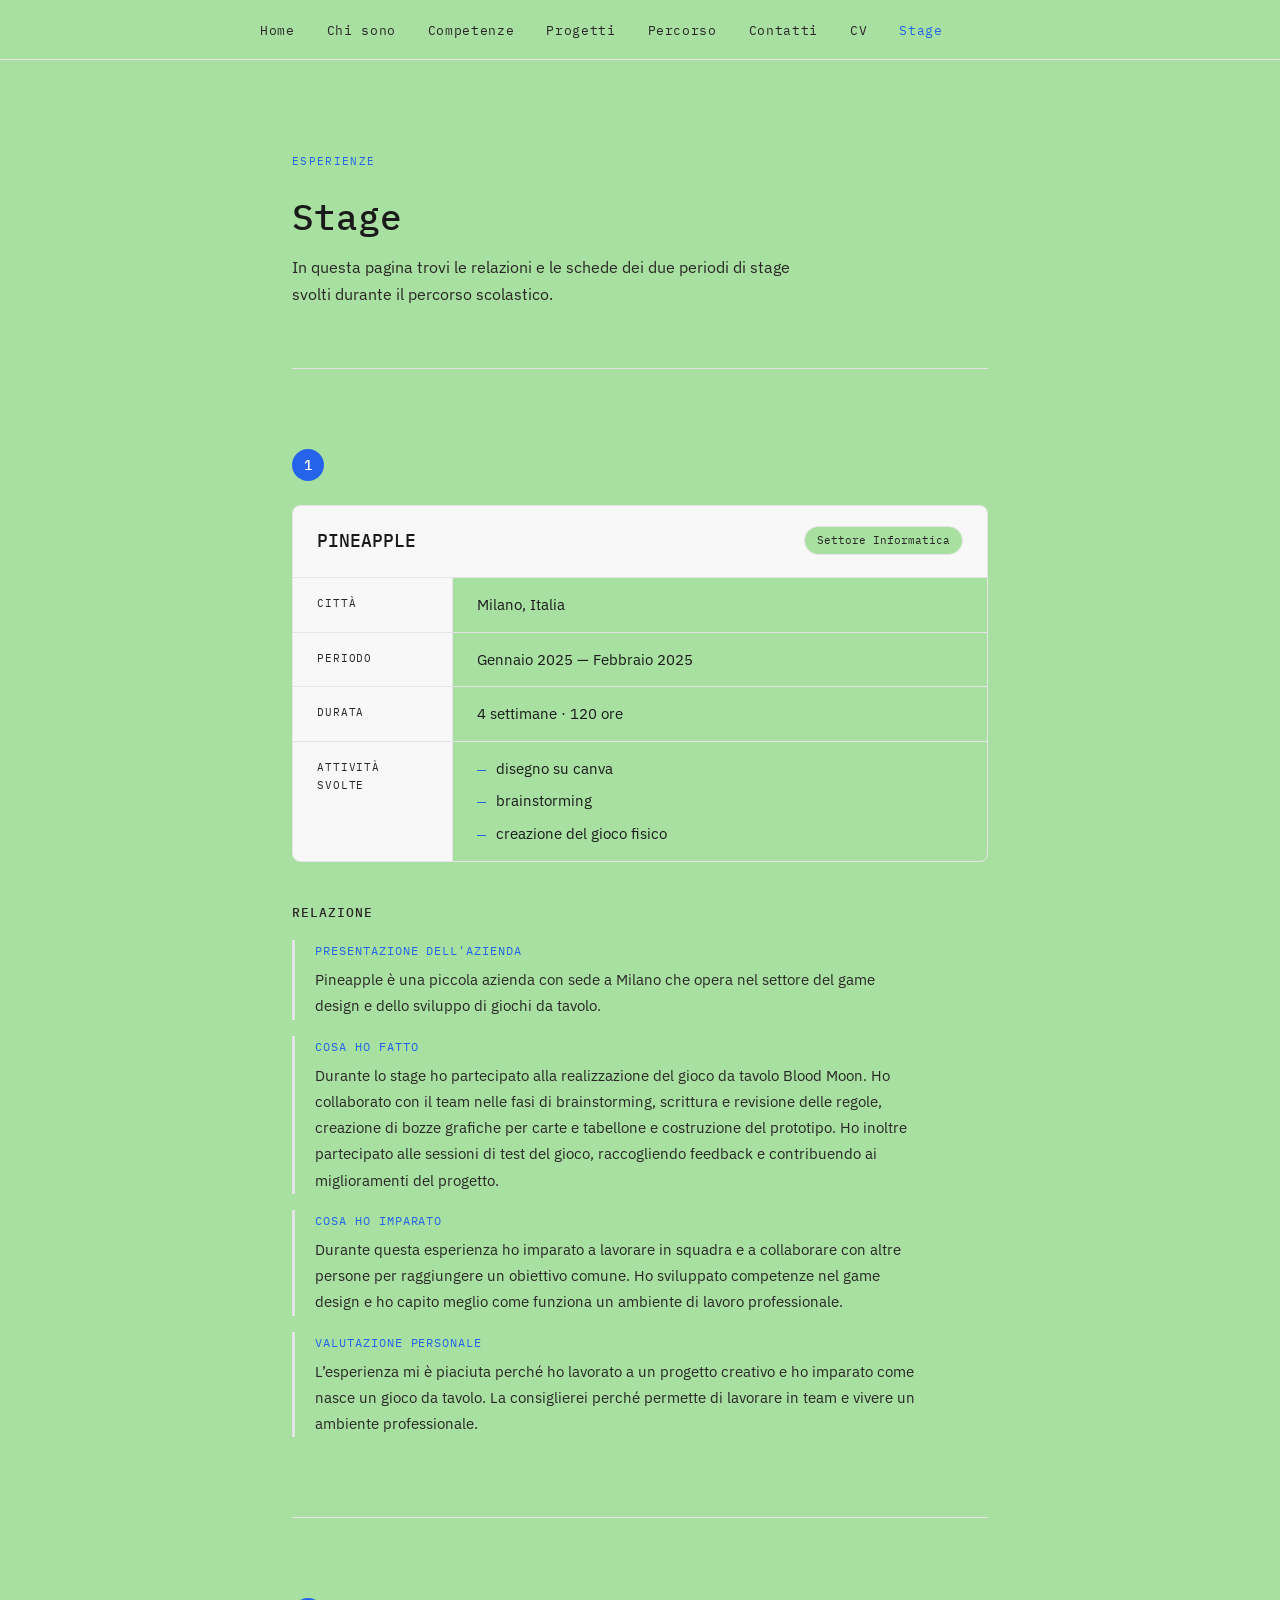
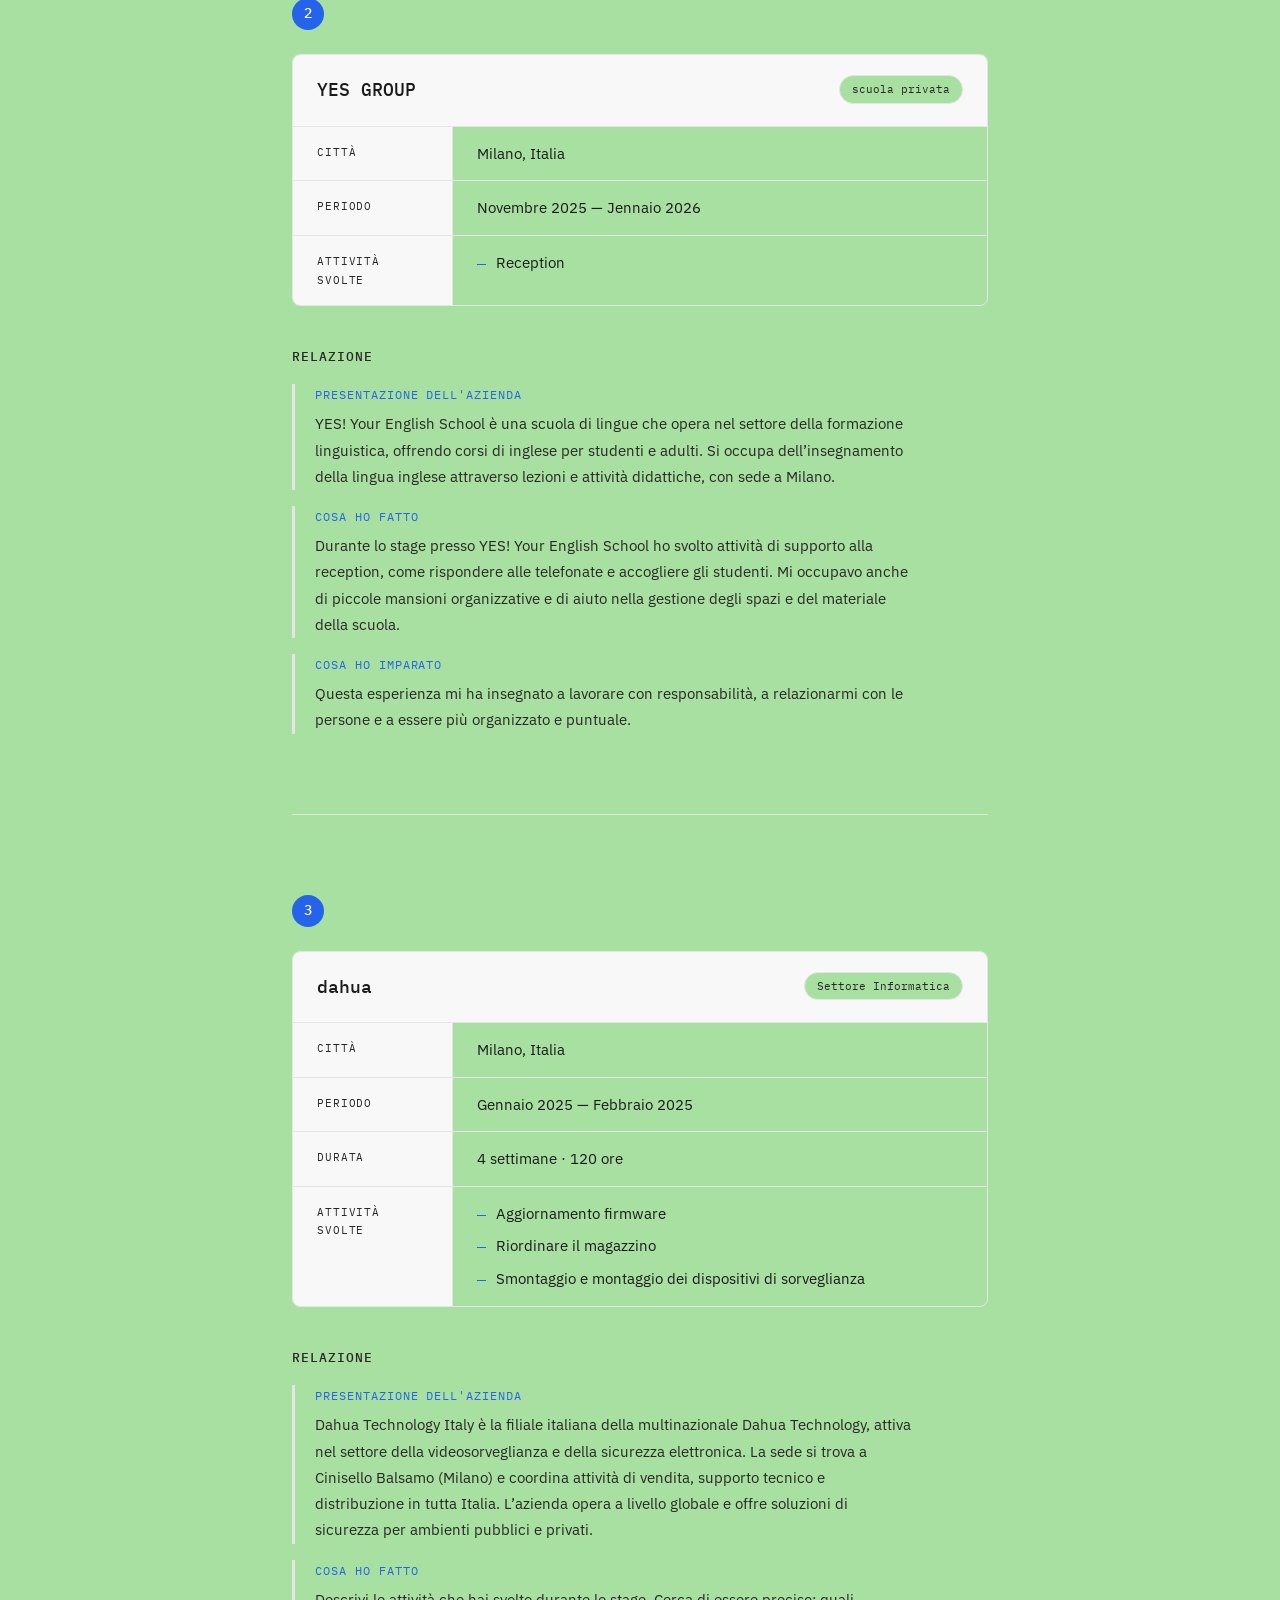
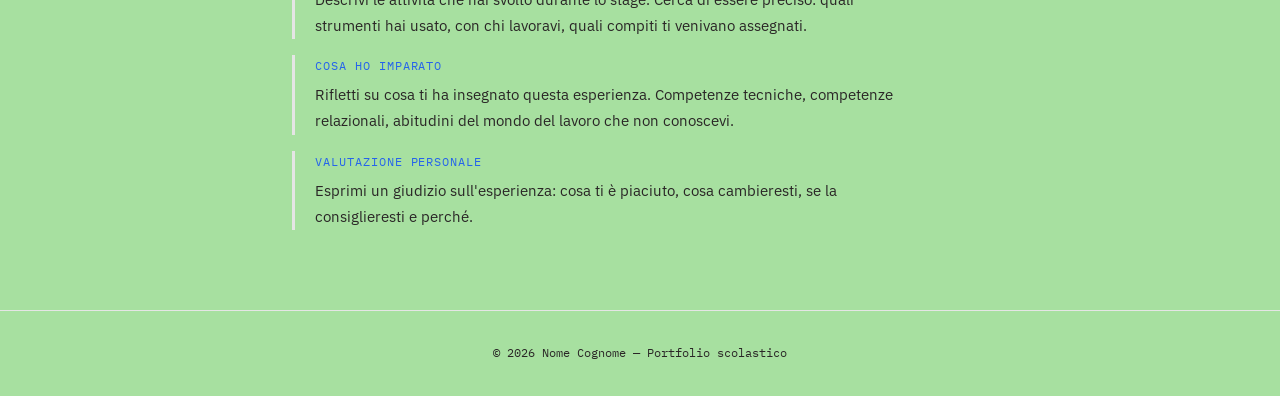
<file: stage.html>
<!DOCTYPE html>
<html lang="it">
<head>
  <meta charset="UTF-8" />
  <meta name="viewport" content="width=device-width, initial-scale=1.0"/>

  <!-- ✏️ MODIFICA: cambia il titolo con il tuo nome -->
  <title>JAMIL HOWLADER — Stage</title>

  <link rel="preconnect" href="https://fonts.googleapis.com">
  <link href="https://fonts.googleapis.com/css2?family=IBM+Plex+Sans:wght@300;400;500&family=IBM+Plex+Mono:wght@400;500&display=swap" rel="stylesheet">
  <link rel="stylesheet" href="style.css">
</head>

<body class="pagina-stage">

  <!-- NAVIGAZIONE -->
  <nav>
    <ul>
      <!-- ✏️ MODIFICA: stessi link del tuo portfolio -->
      <li><a href="./index.html">Home</a></li>
      <li><a href="index.html#chi-sono">Chi sono</a></li>
      <li><a href="./index.html#competenze">Competenze</a></li>
      <li><a href="./index.html#progetti">Progetti</a></li>
      <li><a href="./index.html#percorso">Percorso</a></li>
      <li><a href="./index.html#contatti">Contatti</a></li>
      <li><a href="./index.html#cv">CV</a></li>
      <li><a href="./stage.html" class="attivo">Stage</a></li>
    </ul>
  </nav>

  <main>

    <!-- INTESTAZIONE -->
    <section id="intro">
      <p class="etichetta">Esperienze</p>
      <h1>Stage</h1>
      <p>
        In questa pagina trovi le relazioni e le schede dei due periodi
        di stage svolti durante il percorso scolastico.
      </p>
    </section>


    <!-- ==========================================
         STAGE 1
         ========================================== -->
    <section id="stage-1">

      <div class="numero-stage">1</div>

      <!-- SCHEDA AZIENDA -->
      <div class="scheda-azienda">

        <div class="scheda-header">
          <!-- ✏️ MODIFICA: nome azienda e settore -->
          <h2>PINEAPPLE</h2>
          <span class="settore-badge">Settore Informatica </span>
        </div>

        <div class="scheda-corpo">

          <div class="scheda-riga">
            <span class="scheda-label">Città</span>
            <!-- ✏️ MODIFICA -->
            <span class="scheda-valore">Milano, Italia</span>
          </div>

          <div class="scheda-riga">
            <span class="scheda-label">Periodo</span>
            <!-- ✏️ MODIFICA: quando hai fatto lo stage -->
            <span class="scheda-valore">Gennaio 2025 — Febbraio 2025</span>
          </div>

          <div class="scheda-riga">
            <span class="scheda-label">Durata</span>
            <!-- ✏️ MODIFICA -->
            <span class="scheda-valore">4 settimane · 120 ore</span>
          </div>

          <div class="scheda-riga">
            <span class="scheda-label">Attività svolte</span>
            <!-- ✏️ MODIFICA: aggiungi / rimuovi voci -->
            <ul class="attivita-lista">
              <li>disegno su canva </li>
              <li>brainstorming </li>
              <li>creazione del gioco fisico </li>
           
            </ul>
          </div>

        </div>
      </div>

      <!-- RELAZIONE -->
      <div class="relazione-contenitore">
        <h3>Relazione</h3>

        <div class="relazione-testo">

          <!-- ✏️ Ogni blocco è un paragrafo della relazione.
               Puoi cambiare i titoli e scrivere il tuo testo dentro i tag <p>.
               Puoi aggiungere altri paragrafi copiando il blocco sotto. -->

          <div class="relazione-paragrafo">
            <p class="para-titolo">Presentazione dell'azienda</p>
            <p>
              Pineapple è una piccola azienda con sede a Milano che opera nel settore 
              del game design e dello sviluppo di giochi da tavolo. 
            </p>
          </div>

          <div class="relazione-paragrafo">
            <p class="para-titolo">Cosa ho fatto</p>
            <p>
              Durante lo stage ho partecipato alla realizzazione del gioco da tavolo Blood Moon. 
              Ho collaborato con il team nelle fasi di brainstorming, scrittura e revisione delle regole, 
              creazione di bozze grafiche per carte e tabellone e costruzione del prototipo. Ho inoltre partecipato
               alle sessioni di test del gioco, raccogliendo feedback e contribuendo ai miglioramenti del progetto.

            </p>
          </div>

          <div class="relazione-paragrafo">
            <p class="para-titolo">Cosa ho imparato</p>
            <p>
            Durante questa esperienza ho imparato a lavorare in squadra 
            e a collaborare con altre persone per raggiungere un obiettivo comune.
             Ho sviluppato competenze nel game design e ho capito meglio come funziona 
             un ambiente di lavoro professionale.

            </p>
          </div>

          <div class="relazione-paragrafo">
            <p class="para-titolo">Valutazione personale</p>
            <p>
              L’esperienza mi è piaciuta perché ho lavorato a un 
              progetto creativo e ho imparato come nasce un gioco da tavolo. 
              La consiglierei perché permette di lavorare in team e vivere un ambiente professionale.

            </p>
          </div>

        </div>
      </div>

    </section>


    <!-- ==========================================
         STAGE 2
         ========================================== -->
    <section id="stage-2">

      <div class="numero-stage">2</div>

      <!-- SCHEDA AZIENDA -->
      <div class="scheda-azienda">

        <div class="scheda-header">
          <!-- ✏️ MODIFICA: nome azienda e settore -->
          <h2>YES GROUP </h2>
          <span class="settore-badge">scuola privata </span>
        </div>

        <div class="scheda-corpo">

          <div class="scheda-riga">
            <span class="scheda-label">Città</span>
            <span class="scheda-valore">Milano, Italia</span>
          </div>

          <div class="scheda-riga">
            
            <span class="scheda-label">Periodo</span>
            <span class="scheda-valore">Novembre 2025 — Jennaio 2026</span>
          </div>

         

          <div class="scheda-riga">
            <span class="scheda-label">Attività svolte</span>
            <ul class="attivita-lista">
              <li>Reception</li>
   
            </ul>
          </div>

        </div>
      </div>

      <!-- RELAZIONE -->
      <div class="relazione-contenitore">
        <h3>Relazione</h3>

        <div class="relazione-testo">

          <div class="relazione-paragrafo">
            <p class="para-titolo">Presentazione dell'azienda</p>
            <p>
          YES! Your English School è una scuola di lingue che opera nel settore della formazione 
          linguistica, offrendo corsi di inglese per studenti e adulti. Si occupa dell’insegnamento
           della lingua inglese attraverso lezioni e attività didattiche, con sede a Milano.

            </p>
          </div>

          <div class="relazione-paragrafo">
            <p class="para-titolo">Cosa ho fatto</p>
            <p>
            Durante lo stage presso YES! Your English School 
            ho svolto attività di supporto alla reception, come rispondere 
            alle telefonate e accogliere gli studenti. Mi occupavo anche di piccole 
            mansioni organizzative e di aiuto nella gestione degli spazi e del materiale della scuola.

            </p>
          </div>

          <div class="relazione-paragrafo">
            <p class="para-titolo">Cosa ho imparato</p>
            <p>
Questa esperienza mi ha insegnato a lavorare con responsabilità, a relazionarmi con le persone e a essere più organizzato e puntuale.
            </p>
          </div>

          

        </div>
      </div>

    </section>





        <section id="stage-3">

      <div class="numero-stage">3</div>

      <!-- SCHEDA AZIENDA -->
      <div class="scheda-azienda">

        <div class="scheda-header">
          <!-- ✏️ MODIFICA: nome azienda e settore -->
          <h2>dahua</h2>
          <span class="settore-badge">Settore Informatica </span>
        </div>

        <div class="scheda-corpo">

          <div class="scheda-riga">
            <span class="scheda-label">Città</span>
            <!-- ✏️ MODIFICA -->
            <span class="scheda-valore">Milano, Italia</span>
          </div>

          <div class="scheda-riga">
            <span class="scheda-label">Periodo</span>
            <!-- ✏️ MODIFICA: quando hai fatto lo stage -->
            <span class="scheda-valore">Gennaio 2025 — Febbraio 2025</span>
          </div>

          <div class="scheda-riga">
            <span class="scheda-label">Durata</span>
            <!-- ✏️ MODIFICA -->
            <span class="scheda-valore">4 settimane · 120 ore</span>
          </div>

          <div class="scheda-riga">
            <span class="scheda-label">Attività svolte</span>
            <!-- ✏️ MODIFICA: aggiungi / rimuovi voci -->
            <ul class="attivita-lista">
              <li>Aggiornamento firmware </li>
              <li> Riordinare il magazzino </li>
              <li>Smontaggio e montaggio dei dispositivi di sorveglianza

              </li>
             
            </ul>
          </div>

        </div>
      </div>

      <!-- RELAZIONE -->
      <div class="relazione-contenitore">
        <h3>Relazione</h3>

        <div class="relazione-testo">

          <!-- ✏️ Ogni blocco è un paragrafo della relazione.
               Puoi cambiare i titoli e scrivere il tuo testo dentro i tag <p>.
               Puoi aggiungere altri paragrafi copiando il blocco sotto. -->

          <div class="relazione-paragrafo">
            <p class="para-titolo">Presentazione dell'azienda</p>
            <p>
             Dahua Technology Italy è la filiale italiana della multinazionale Dahua Technology, attiva nel settore della videosorveglianza e della sicurezza elettronica.

La sede si trova a Cinisello Balsamo (Milano) e coordina attività di vendita, supporto tecnico e distribuzione in tutta Italia. L’azienda opera a livello globale e offre soluzioni di sicurezza per ambienti pubblici e privati.

            </p>
          </div>

          <div class="relazione-paragrafo">
            <p class="para-titolo">Cosa ho fatto</p>
            <p>
              Descrivi le attività che hai svolto durante lo stage.
              Cerca di essere preciso: quali strumenti hai usato,
              con chi lavoravi, quali compiti ti venivano assegnati.
            </p>
          </div>

          <div class="relazione-paragrafo">
            <p class="para-titolo">Cosa ho imparato</p>
            <p>
              Rifletti su cosa ti ha insegnato questa esperienza.
              Competenze tecniche, competenze relazionali, abitudini
              del mondo del lavoro che non conoscevi.
            </p>
          </div>

          <div class="relazione-paragrafo">
            <p class="para-titolo">Valutazione personale</p>
            <p>
              Esprimi un giudizio sull'esperienza: cosa ti è piaciuto,
              cosa cambieresti, se la consiglieresti e perché.
            </p>
          </div>

        </div>
      </div>

    </section>















  </main>

  <footer>
    <!-- ✏️ MODIFICA: il tuo nome -->
    © 2026 Nome Cognome — Portfolio scolastico
  </footer>

</body>
</html>
</file>
<file: style.css>
/* =============================================
   VARIABILI — modifica qui i colori del sito
   Cambiarle qui le cambia su TUTTE le pagine
   ============================================= */
:root {
  --colore-sfondo:     #a7e0a0;
  --colore-testo:      #1a1a1a;
  --colore-testo-muto: #2a2626;
  --colore-accento:    #2563eb;   /* ✏️ cambia questo colore con il tuo preferito */
  --colore-bordo:      #e5e5e5;
  --colore-card:       #f8f8f8;

  --font-titoli: 'IBM Plex Mono', monospace;
  --font-testo:  'IBM Plex Sans', sans-serif;

  --larghezza-max: 760px;
  --raggio:        8px;
}

/* =============================================
   RESET E BASE
   ============================================= */
*, *::before, *::after {
  box-sizing: border-box;
  margin: 0;
  padding: 0;
}

html {
  scroll-behavior: smooth;
}

body {
  background-color: var(--colore-sfondo);
  color: var(--colore-testo);
  font-family: var(--font-testo);
  font-size: 16px;
  line-height: 1.7;
}

/* =============================================
   NAVIGAZIONE
   ============================================= */
nav {
  position: sticky;
  top: 0;
  background-color: var(--colore-sfondo);
  border-bottom: 1px solid var(--colore-bordo);
  z-index: 100;
  padding: 0 32px;
}

nav ul {
  list-style: none;
  display: flex;
  gap: 32px;
  max-width: var(--larghezza-max);
  margin: 0 auto;
  padding: 16px 0;
}

nav a {
  text-decoration: none;
  color: var(--colore-testo-muto);
  font-size: 13px;
  font-family: var(--font-titoli);
  letter-spacing: 0.05em;
  transition: color 0.2s;
}

nav a:hover,
nav a.attivo {
  color: var(--colore-accento);
}

/* =============================================
   LAYOUT PRINCIPALE
   ============================================= */
main {
  max-width: var(--larghezza-max);
  margin: 0 auto;
  padding: 0 32px;
}

section {
  padding: 80px 0;
  border-bottom: 1px solid var(--colore-bordo);
}

section:last-child {
  border-bottom: none;
}

/* =============================================
   TIPOGRAFIA
   ============================================= */
.etichetta {
  font-family: var(--font-titoli);
  font-size: 11px;
  letter-spacing: 0.12em;
  text-transform: uppercase;
  color: var(--colore-accento);
  margin-bottom: 24px;
}

h1 {
  font-family: var(--font-titoli);
  font-size: clamp(28px, 5vw, 42px);
  font-weight: 500;
  line-height: 1.2;
  margin-bottom: 16px;
}

/* h1 nella pagina stage è leggermente più piccolo */
.pagina-stage h1 {
  font-size: clamp(24px, 4vw, 36px);
}

h2 {
  font-family: var(--font-titoli);
  font-size: 22px;
  font-weight: 500;
  margin-bottom: 8px;
}

h3 {
  font-family: var(--font-titoli);
  font-size: 15px;
  font-weight: 500;
  margin-bottom: 6px;
}

p {
  color: var(--colore-testo-muto);
  max-width: 600px;
}

a {
  color: var(--colore-accento);
}

/* =============================================
   SEZIONE HERO (intestazione — solo index)
   ============================================= */
#hero {
  padding: 100px 0 80px;
}

#hero .sottotitolo {
  font-size: 18px;
  color: var(--colore-testo-muto);
  margin-bottom: 32px;
  max-width: 520px;
}

.tag-list {
  display: flex;
  flex-wrap: wrap;
  gap: 8px;
  margin-top: 24px;
}

.tag {
  font-family: var(--font-titoli);
  font-size: 12px;
  padding: 4px 12px;
  border: 1px solid var(--colore-bordo);
  border-radius: 100px;
  color: var(--colore-testo-muto);
}

/* =============================================
   SEZIONE CHI SONO — griglia 2 colonne
   ============================================= */
.griglia-2col {
  display: grid;
  grid-template-columns: 1fr 1fr;
  gap: 40px;
  margin-top: 32px;
}

.info-riga {
  display: flex;
  flex-direction: column;
  gap: 4px;
  padding: 16px 0;
  border-bottom: 1px solid var(--colore-bordo);
}

.info-riga span:first-child {
  font-family: var(--font-titoli);
  font-size: 11px;
  text-transform: uppercase;
  letter-spacing: 0.08em;
  color: var(--colore-testo-muto);
}

.info-riga span:last-child {
  font-size: 15px;
  color: var(--colore-testo);
}

/* =============================================
   SEZIONE COMPETENZE
   ============================================= */
.competenze-griglia {
  display: grid;
  grid-template-columns: repeat(auto-fill, minmax(200px, 1fr));
  gap: 16px;
  margin-top: 32px;
}

.competenza-card {
  background: var(--colore-card);
  border: 1px solid var(--colore-bordo);
  border-radius: var(--raggio);
  padding: 20px;
}

.competenza-card h3 {
  font-size: 13px;
  margin-bottom: 12px;
  color: var(--colore-testo);
}

.barra-contenitore {
  background: var(--colore-bordo);
  border-radius: 4px;
  height: 4px;
  overflow: hidden;
}

.barra {
  height: 100%;
  background: var(--colore-accento);
  border-radius: 4px;
}

.livello-label {
  font-family: var(--font-titoli);
  font-size: 10px;
  color: var(--colore-testo-muto);
  margin-top: 6px;
}

/* =============================================
   SEZIONE PROGETTI
   ============================================= */
.progetti-lista {
  display: flex;
  flex-direction: column;
  gap: 24px;
  margin-top: 32px;
}

.progetto-card {
  border: 1px solid var(--colore-bordo);
  border-radius: var(--raggio);
  overflow: hidden;
  transition: border-color 0.2s;
}

.progetto-card:hover {
  border-color: var(--colore-accento);
}

.progetto-immagine {
  width: 100%;
  height: 180px;
  background:rgb(55, 52, 52);
  display: flex;
  align-items: center;
  justify-content: center;
  font-family: var(--font-titoli);
  font-size: 12px;
  color: var(--colore-testo-muto);
  /* ✏️ puoi sostituire il colore di sfondo con un'immagine:
     background: url('immagine-progetto.jpg') center/cover; */
}

.progetto-corpo {
  padding: 24px;
}

.progetto-meta {
  display: flex;
  gap: 12px;
  margin-top: 12px;
  flex-wrap: wrap;
}

.badge {
  font-family: var(--font-titoli);
  font-size: 11px;
  padding: 3px 10px;
  border-radius: 4px;
  background: var(--colore-card);
  border: 1px solid var(--colore-bordo);
  color: var(--colore-testo-muto);
}

.progetto-link {
  display: inline-block;
  margin-top: 16px;
  font-family: var(--font-titoli);
  font-size: 12px;
  color: var(--colore-accento);
  text-decoration: none;
}

.progetto-link:hover {
  text-decoration: underline;
}

/* =============================================
   SEZIONE PERCORSO — timeline
   ============================================= */
.timeline {
  margin-top: 32px;
  display: flex;
  flex-direction: column;
  gap: 0;
}

.timeline-item {
  display: grid;
  grid-template-columns: 100px 1fr;
  gap: 24px;
  padding-bottom: 32px;
  position: relative;
}

.timeline-item::before {
  content: '';
  position: absolute;
  left: 91px;
  top: 6px;
  bottom: 0;
  width: 1px;
  background: var(--colore-bordo);
}

.timeline-item:last-child::before {
  display: none;
}

.timeline-anno {
  font-family: var(--font-titoli);
  font-size: 12px;
  color: var(--colore-testo-muto);
  padding-top: 2px;
  text-align: right;
}

.timeline-contenuto {
  padding-left: 20px;
  position: relative;
}

.timeline-contenuto::before {
  content: '';
  position: absolute;
  left: -4px;
  top: 7px;
  width: 8px;
  height: 8px;
  border-radius: 50%;
  background: var(--colore-accento);
}

/* =============================================
   SEZIONE CONTATTI
   ============================================= */
.contatti-lista {
  margin-top: 32px;
  display: flex;
  flex-direction: column;
  gap: 16px;
}

.contatto-riga {
  display: flex;
  align-items: center;
  gap: 16px;
  padding: 16px 20px;
  border: 1px solid var(--colore-bordo);
  border-radius: var(--raggio);
  text-decoration: none;
  color: var(--colore-testo);
  transition: border-color 0.2s, background 0.2s;
}

.contatto-riga:hover {
  border-color: var(--colore-accento);
  background: var(--colore-card);
}

.contatto-icona {
  font-family: var(--font-titoli);
  font-size: 12px;
  color: var(--colore-accento);
  min-width: 80px;
}

/* =============================================
   SEZIONE CV
   ============================================= */
.cv-download-bar {
  display: flex;
  align-items: center;
  justify-content: space-between;
  background: var(--colore-card);
  border: 1px solid var(--colore-bordo);
  border-radius: var(--raggio);
  padding: 16px 24px;
  margin-top: 32px;
  margin-bottom: 40px;
  flex-wrap: wrap;
  gap: 12px;
}

.cv-download-bar p {
  font-size: 14px;
  max-width: none;
}

.btn-scarica {
  display: inline-flex;
  align-items: center;
  gap: 8px;
  background: var(--colore-accento);
  color: #fff;
  text-decoration: none;
  font-family: var(--font-titoli);
  font-size: 12px;
  letter-spacing: 0.05em;
  padding: 10px 20px;
  border-radius: var(--raggio);
  transition: opacity 0.2s;
  white-space: nowrap;
}

.btn-scarica:hover {
  opacity: 0.85;
  color: #fff;
}

.cv-blocco {
  margin-bottom: 40px;
}

.cv-blocco-titolo {
  font-family: var(--font-titoli);
  font-size: 11px;
  letter-spacing: 0.12em;
  text-transform: uppercase;
  color: var(--colore-accento);
  border-bottom: 1px solid var(--colore-bordo);
  padding-bottom: 8px;
  margin-bottom: 20px;
}

.cv-riga {
  display: grid;
  grid-template-columns: 110px 1fr;
  gap: 16px 24px;
  padding: 14px 0;
  border-bottom: 1px solid var(--colore-bordo);
  align-items: start;
}

.cv-riga:last-child {
  border-bottom: none;
}

.cv-periodo {
  font-family: var(--font-titoli);
  font-size: 11px;
  color: var(--colore-testo-muto);
  padding-top: 3px;
}

.cv-contenuto h3 {
  font-size: 14px;
  font-weight: 500;
  margin-bottom: 2px;
  color: var(--colore-testo);
}

.cv-contenuto .cv-luogo {
  font-size: 13px;
  color: var(--colore-accento);
  font-family: var(--font-titoli);
  margin-bottom: 4px;
}

.cv-contenuto p {
  font-size: 13px;
  color: var(--colore-testo-muto);
  max-width: none;
  margin: 0;
}

.cv-skill-lista {
  display: flex;
  flex-wrap: wrap;
  gap: 8px;
  padding: 12px 0;
}

.cv-skill {
  font-family: var(--font-titoli);
  font-size: 11px;
  padding: 4px 12px;
  border-radius: 4px;
  background: var(--colore-card);
  border: 1px solid var(--colore-bordo);
  color: var(--colore-testo);
}

/* =============================================
   PAGINA STAGE — componenti specifici
   ============================================= */

/* Intestazione pagina stage */
#intro {
  padding: 80px 0 60px;
}

#intro p {
  margin-top: 12px;
  max-width: 520px;
}

/* Numerazione stage (cerchio colorato) */
.numero-stage {
  display: inline-flex;
  align-items: center;
  justify-content: center;
  width: 32px;
  height: 32px;
  border-radius: 50%;
  background: var(--colore-accento);
  color: #fff;
  font-family: var(--font-titoli);
  font-size: 14px;
  font-weight: 500;
  margin-bottom: 24px;
}

/* Scheda azienda */
.scheda-azienda {
  border: 1px solid var(--colore-bordo);
  border-radius: var(--raggio);
  overflow: hidden;
  margin-bottom: 40px;
}

.scheda-header {
  background: var(--colore-card);
  border-bottom: 1px solid var(--colore-bordo);
  padding: 20px 24px;
  display: flex;
  align-items: flex-start;
  justify-content: space-between;
  gap: 16px;
  flex-wrap: wrap;
}

.scheda-header h2 {
  font-size: 18px;
  margin-bottom: 0;
}

.scheda-header .settore-badge {
  font-family: var(--font-titoli);
  font-size: 11px;
  padding: 4px 12px;
  border: 1px solid var(--colore-bordo);
  border-radius: 100px;
  color: var(--colore-testo-muto);
  background: var(--colore-sfondo);
  white-space: nowrap;
}

.scheda-corpo {
  padding: 0;
}

.scheda-riga {
  display: grid;
  grid-template-columns: 160px 1fr;
  border-bottom: 1px solid var(--colore-bordo);
}

.scheda-riga:last-child {
  border-bottom: none;
}

.scheda-label {
  font-family: var(--font-titoli);
  font-size: 11px;
  text-transform: uppercase;
  letter-spacing: 0.08em;
  color: var(--colore-testo-muto);
  padding: 16px 24px;
  background: var(--colore-card);
  border-right: 1px solid var(--colore-bordo);
  display: flex;
  align-items: flex-start;
}

.scheda-valore {
  padding: 14px 24px;
  font-size: 15px;
  color: var(--colore-testo);
}

/* Lista attività dentro la scheda */
.attivita-lista {
  list-style: none;
  display: flex;
  flex-direction: column;
  gap: 6px;
  padding: 14px 24px;
}

.attivita-lista li {
  font-size: 15px;
  color: var(--colore-testo);
  display: flex;
  gap: 10px;
  align-items: flex-start;
}

.attivita-lista li::before {
  content: '—';
  color: var(--colore-accento);
  font-family: var(--font-titoli);
  flex-shrink: 0;
  margin-top: 1px;
}

/* Relazione */
.relazione-contenitore {
  margin-top: 8px;
}

.relazione-contenitore h3 {
  font-size: 13px;
  font-weight: 500;
  text-transform: uppercase;
  letter-spacing: 0.08em;
  color: var(--colore-testo-muto);
  margin-bottom: 16px;
}

.relazione-testo {
  display: flex;
  flex-direction: column;
  gap: 16px;
}

.relazione-paragrafo {
  border-left: 3px solid var(--colore-bordo);
  padding-left: 20px;
}

.relazione-paragrafo .para-titolo {
  font-family: var(--font-titoli);
  font-size: 12px;
  text-transform: uppercase;
  letter-spacing: 0.08em;
  color: var(--colore-accento);
  margin-bottom: 6px;
}

.relazione-paragrafo p {
  font-size: 15px;
  line-height: 1.75;
  /* ✏️ il testo della relazione va qui */
}

/* =============================================
   FOOTER
   ============================================= */
footer {
  border-top: 1px solid var(--colore-bordo);
  padding: 32px;
  text-align: center;
  font-family: var(--font-titoli);
  font-size: 12px;
  color: var(--colore-testo-muto);
}

/* =============================================
   RESPONSIVE (schermi piccoli)
   ============================================= */
@media (max-width: 600px) {
  main  { padding: 0 20px; }
  nav   { padding: 0 20px; }

  /* index */
  .griglia-2col      { grid-template-columns: 1fr; }
  .timeline-item     { grid-template-columns: 70px 1fr; }
  .cv-riga           { grid-template-columns: 1fr; gap: 4px; }
  .cv-periodo        { padding-top: 0; }
  .cv-download-bar   { flex-direction: column; align-items: flex-start; }

  /* stage */
  .scheda-riga       { grid-template-columns: 1fr; }
  .scheda-label      { border-right: none; border-bottom: 1px solid var(--colore-bordo); }
  .scheda-header     { flex-direction: column; gap: 8px; }
}
</file>
